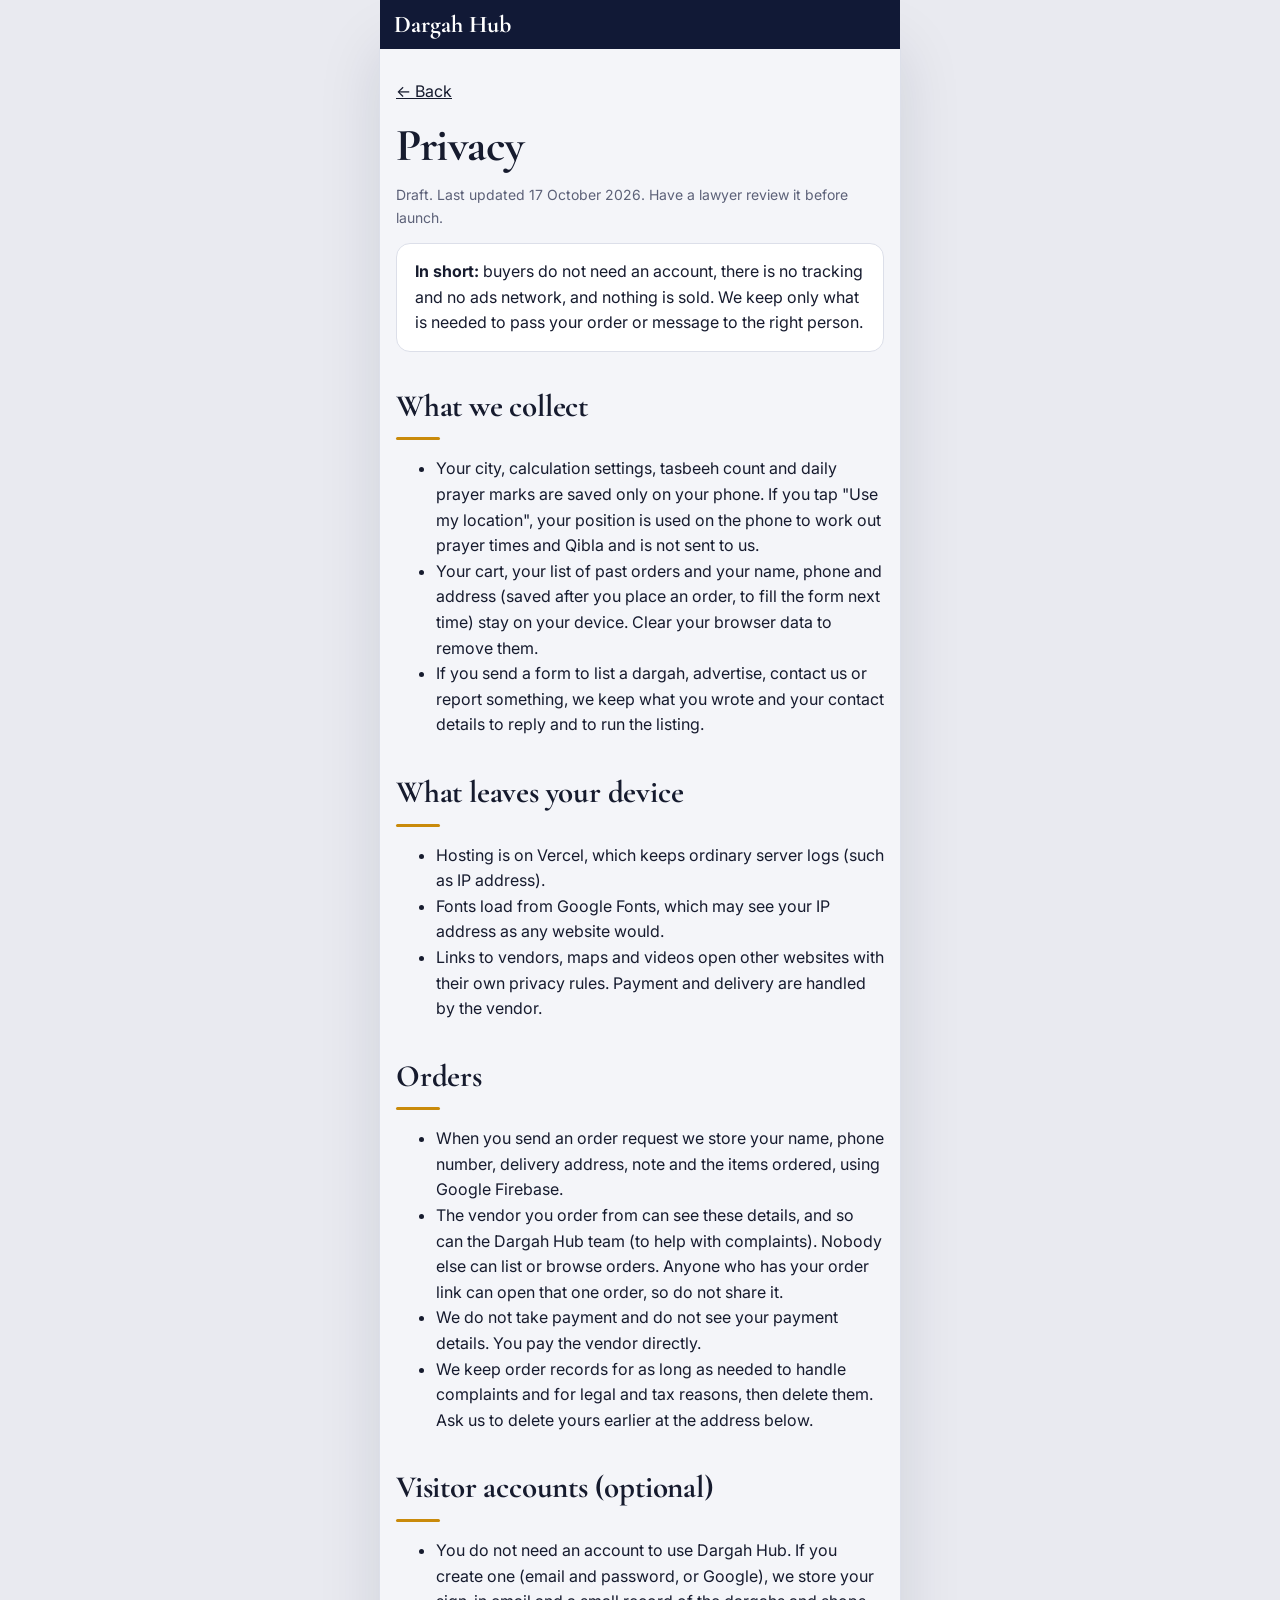
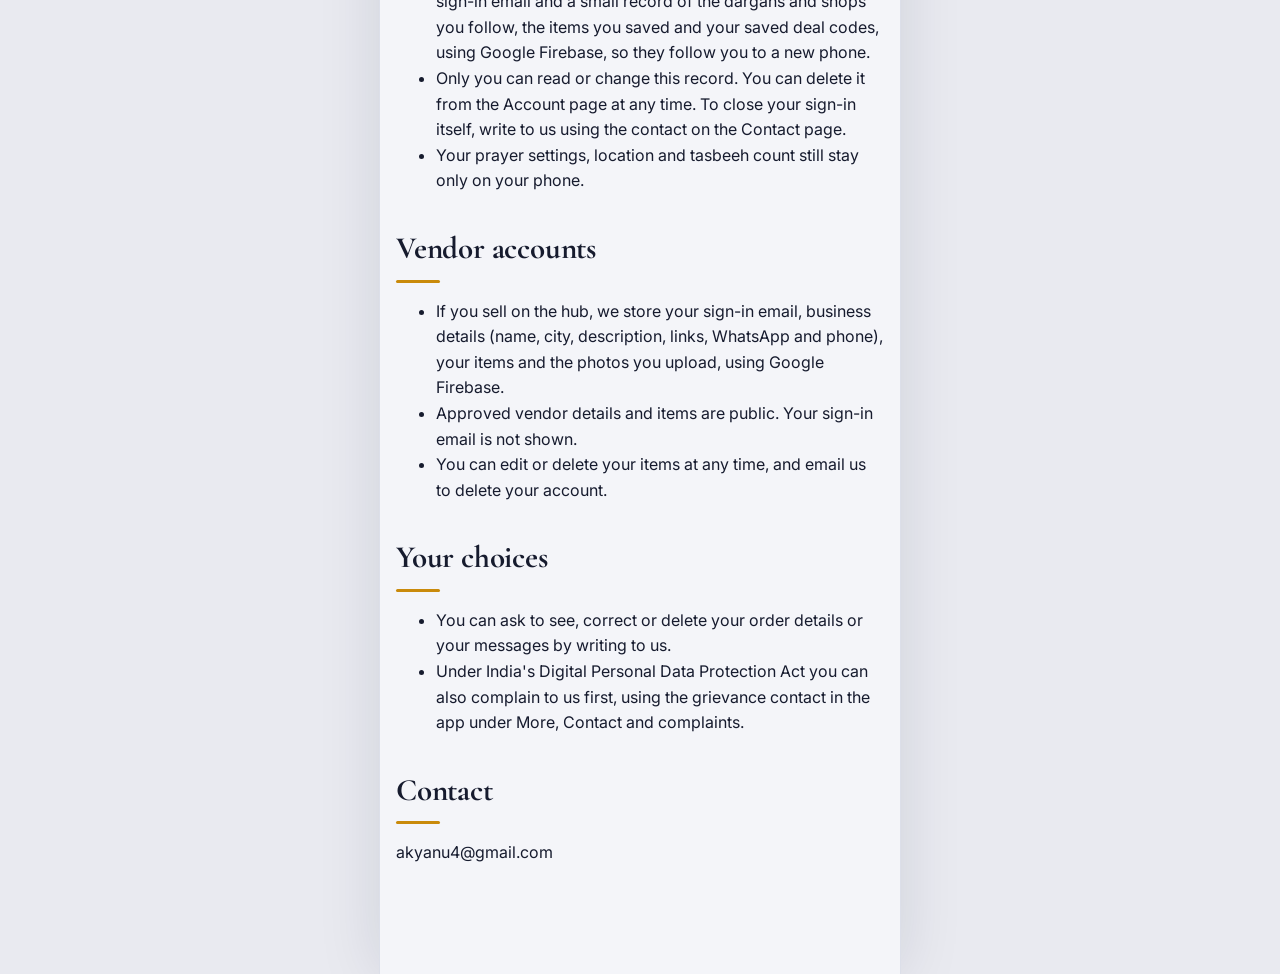
<file: privacy.html>
<!doctype html><html lang="en"><head><meta charset="utf-8"><meta name="viewport" content="width=device-width, initial-scale=1"><title>Privacy · Dargah Hub</title><link href="https://fonts.googleapis.com/css2?family=Cormorant+Garamond:wght@600;700&family=Inter:wght@400;500;600&display=swap" rel="stylesheet"><link rel="stylesheet" href="css/app.css"></head><body><header class="bar"><a href="./" style="color:#fff;text-decoration:none" class="ttl">Dargah Hub</a></header><main><p><a href="./">← Back</a></p><h1>Privacy</h1><p class="muted">Draft. Last updated 17 October 2026. Have a lawyer review it before launch.</p>
<div class="box"><b>In short:</b> buyers do not need an account, there is no tracking and no ads network, and nothing is sold. We keep only what is needed to pass your order or message to the right person.</div>
<h2>What we collect</h2><ul><li>Your city, calculation settings, tasbeeh count and daily prayer marks are saved only on your phone. If you tap "Use my location", your position is used on the phone to work out prayer times and Qibla and is not sent to us.</li><li>Your cart, your list of past orders and your name, phone and address (saved after you place an order, to fill the form next time) stay on your device. Clear your browser data to remove them.</li><li>If you send a form to list a dargah, advertise, contact us or report something, we keep what you wrote and your contact details to reply and to run the listing.</li></ul>
<h2>What leaves your device</h2><ul><li>Hosting is on Vercel, which keeps ordinary server logs (such as IP address).</li><li>Fonts load from Google Fonts, which may see your IP address as any website would.</li><li>Links to vendors, maps and videos open other websites with their own privacy rules. Payment and delivery are handled by the vendor.</li></ul>
<h2>Orders</h2><ul><li>When you send an order request we store your name, phone number, delivery address, note and the items ordered, using Google Firebase.</li><li>The vendor you order from can see these details, and so can the Dargah Hub team (to help with complaints). Nobody else can list or browse orders. Anyone who has your order link can open that one order, so do not share it.</li><li>We do not take payment and do not see your payment details. You pay the vendor directly.</li><li>We keep order records for as long as needed to handle complaints and for legal and tax reasons, then delete them. Ask us to delete yours earlier at the address below.</li></ul>
<h2>Visitor accounts (optional)</h2><ul><li>You do not need an account to use Dargah Hub. If you create one (email and password, or Google), we store your sign-in email and a small record of the dargahs and shops you follow, the items you saved and your saved deal codes, using Google Firebase, so they follow you to a new phone.</li><li>Only you can read or change this record. You can delete it from the Account page at any time. To close your sign-in itself, write to us using the contact on the Contact page.</li><li>Your prayer settings, location and tasbeeh count still stay only on your phone.</li></ul><h2>Vendor accounts</h2><ul><li>If you sell on the hub, we store your sign-in email, business details (name, city, description, links, WhatsApp and phone), your items and the photos you upload, using Google Firebase.</li><li>Approved vendor details and items are public. Your sign-in email is not shown.</li><li>You can edit or delete your items at any time, and email us to delete your account.</li></ul><h2>Your choices</h2><ul><li>You can ask to see, correct or delete your order details or your messages by writing to us.</li><li>Under India's Digital Personal Data Protection Act you can also complain to us first, using the grievance contact in the app under More, Contact and complaints.</li></ul><h2>Contact</h2><p>akyanu4@gmail.com</p></main></body></html>
</file>
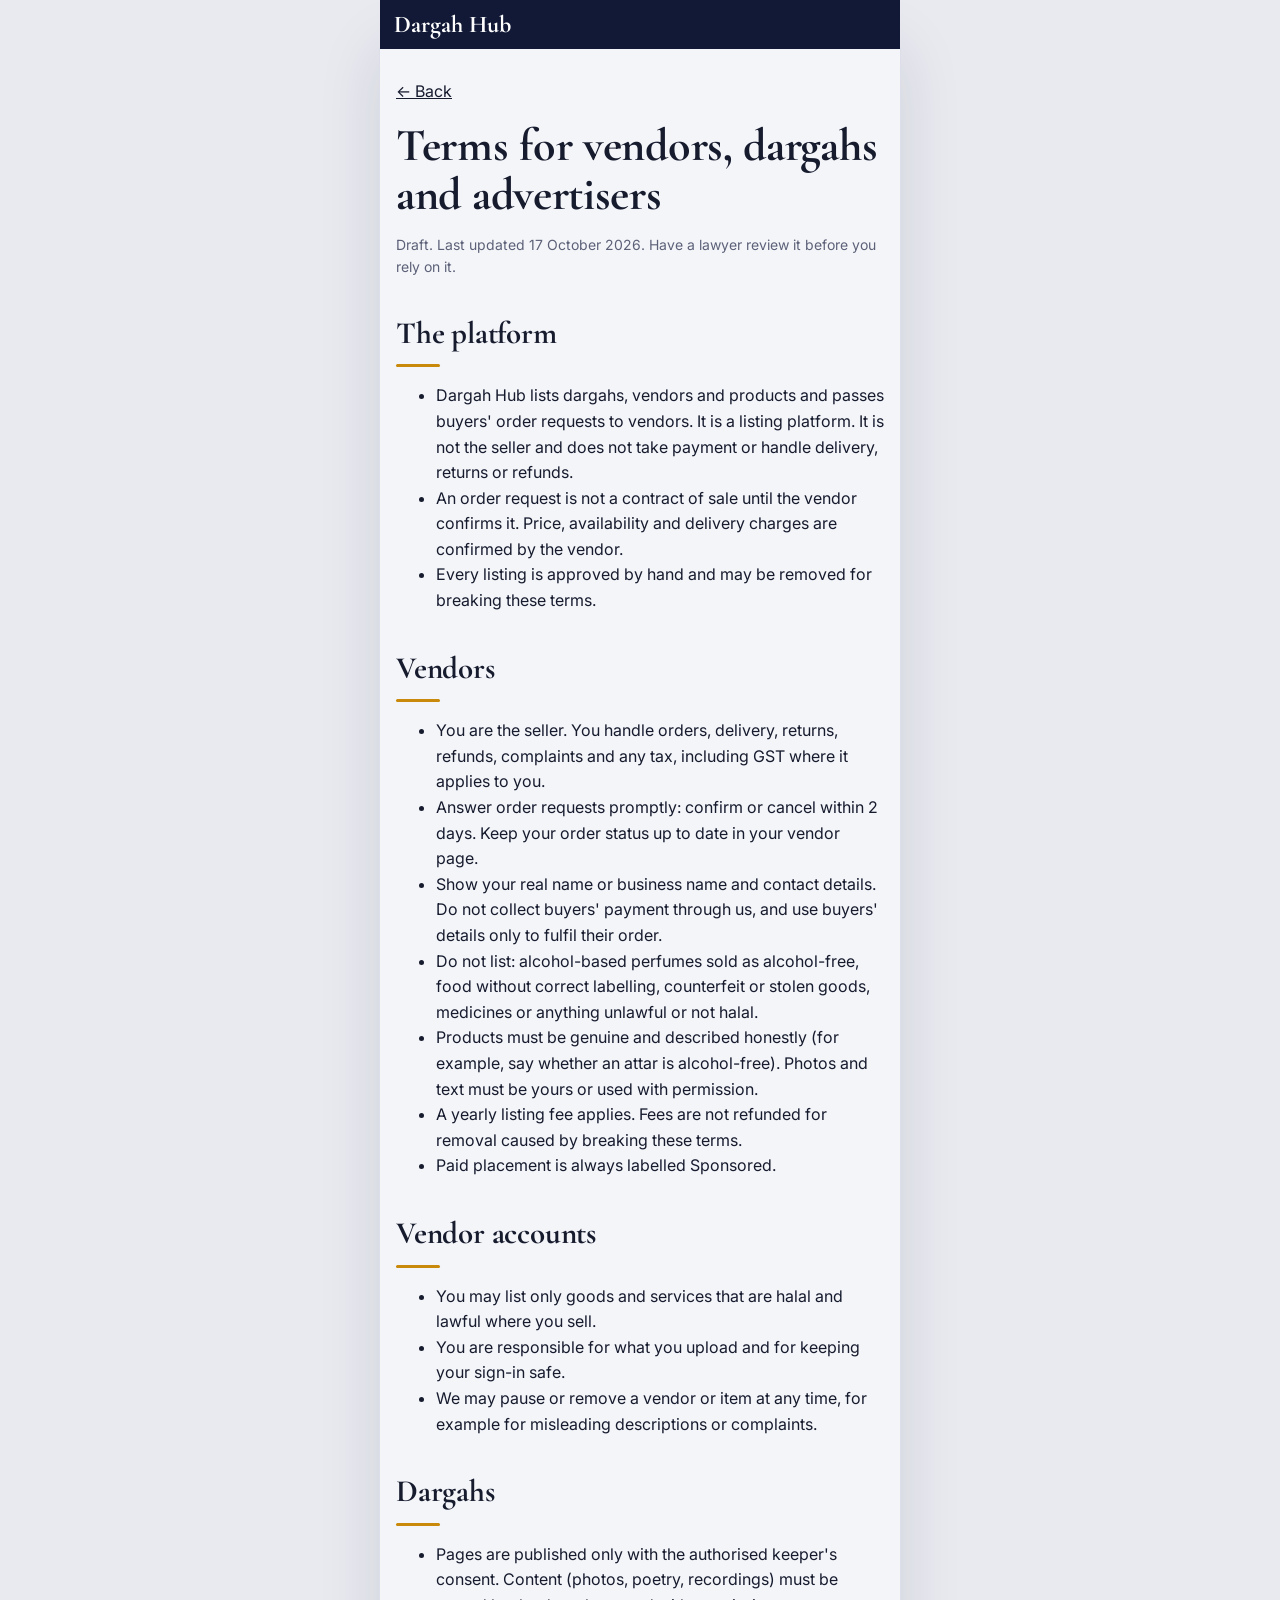
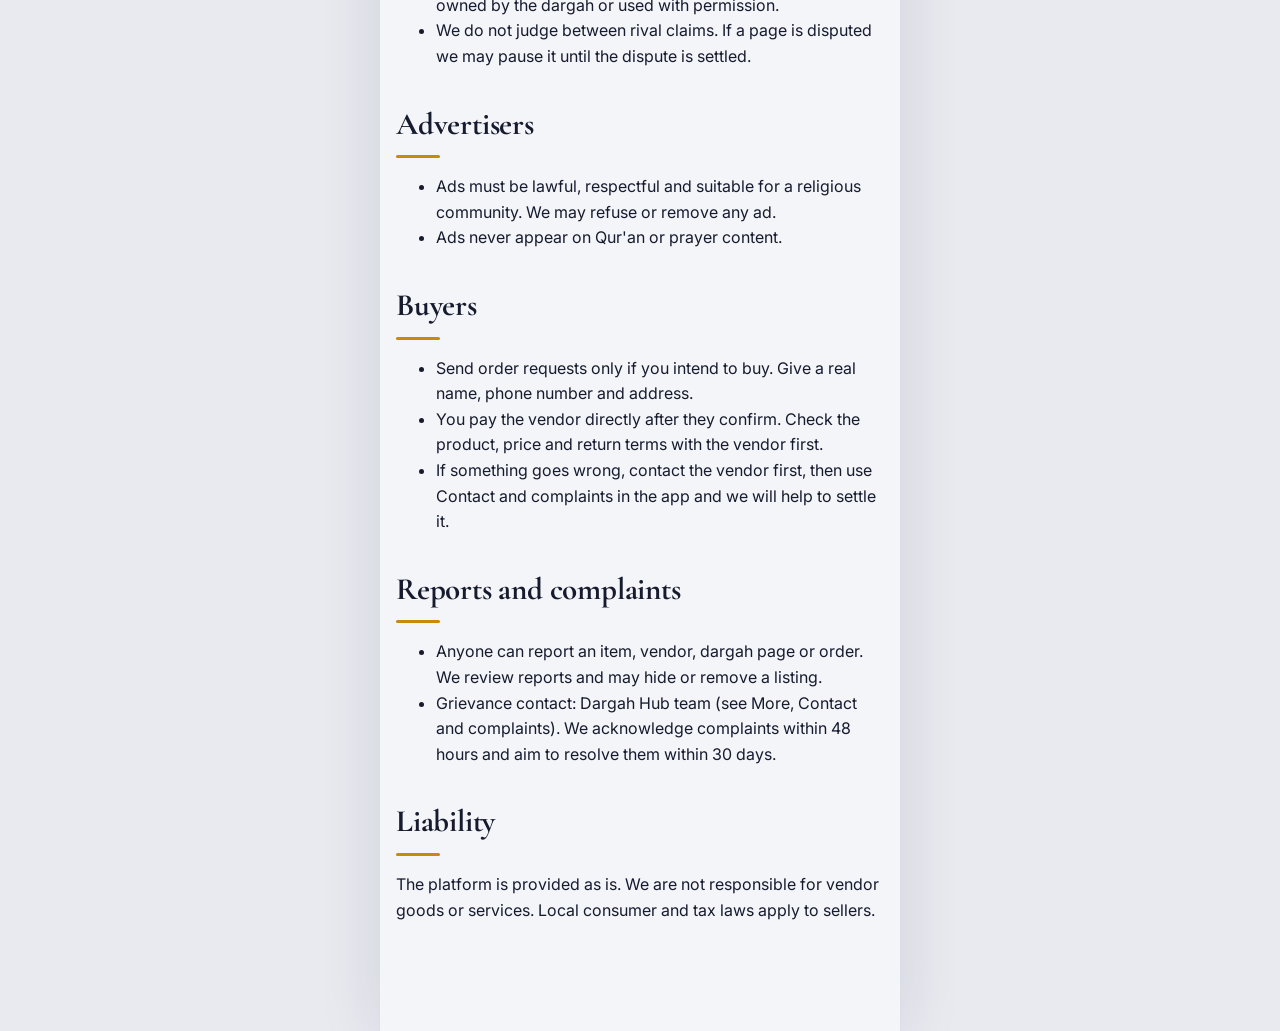
<file: terms.html>
<!doctype html><html lang="en"><head><meta charset="utf-8"><meta name="viewport" content="width=device-width, initial-scale=1"><title>Terms · Dargah Hub</title><link href="https://fonts.googleapis.com/css2?family=Cormorant+Garamond:wght@600;700&family=Inter:wght@400;500;600&display=swap" rel="stylesheet"><link rel="stylesheet" href="css/app.css"></head><body><header class="bar"><a href="./" style="color:#fff;text-decoration:none" class="ttl">Dargah Hub</a></header><main><p><a href="./">← Back</a></p><h1>Terms for vendors, dargahs and advertisers</h1><p class="muted">Draft. Last updated 17 October 2026. Have a lawyer review it before you rely on it.</p>
<h2>The platform</h2><ul><li>Dargah Hub lists dargahs, vendors and products and passes buyers' order requests to vendors. It is a listing platform. It is not the seller and does not take payment or handle delivery, returns or refunds.</li><li>An order request is not a contract of sale until the vendor confirms it. Price, availability and delivery charges are confirmed by the vendor.</li><li>Every listing is approved by hand and may be removed for breaking these terms.</li></ul>
<h2>Vendors</h2><ul><li>You are the seller. You handle orders, delivery, returns, refunds, complaints and any tax, including GST where it applies to you.</li><li>Answer order requests promptly: confirm or cancel within 2 days. Keep your order status up to date in your vendor page.</li><li>Show your real name or business name and contact details. Do not collect buyers' payment through us, and use buyers' details only to fulfil their order.</li><li>Do not list: alcohol-based perfumes sold as alcohol-free, food without correct labelling, counterfeit or stolen goods, medicines or anything unlawful or not halal.</li><li>Products must be genuine and described honestly (for example, say whether an attar is alcohol-free). Photos and text must be yours or used with permission.</li><li>A yearly listing fee applies. Fees are not refunded for removal caused by breaking these terms.</li><li>Paid placement is always labelled Sponsored.</li></ul>
<h2>Vendor accounts</h2><ul><li>You may list only goods and services that are halal and lawful where you sell.</li><li>You are responsible for what you upload and for keeping your sign-in safe.</li><li>We may pause or remove a vendor or item at any time, for example for misleading descriptions or complaints.</li></ul><h2>Dargahs</h2><ul><li>Pages are published only with the authorised keeper's consent. Content (photos, poetry, recordings) must be owned by the dargah or used with permission.</li><li>We do not judge between rival claims. If a page is disputed we may pause it until the dispute is settled.</li></ul>
<h2>Advertisers</h2><ul><li>Ads must be lawful, respectful and suitable for a religious community. We may refuse or remove any ad.</li><li>Ads never appear on Qur'an or prayer content.</li></ul>
<h2>Buyers</h2><ul><li>Send order requests only if you intend to buy. Give a real name, phone number and address.</li><li>You pay the vendor directly after they confirm. Check the product, price and return terms with the vendor first.</li><li>If something goes wrong, contact the vendor first, then use Contact and complaints in the app and we will help to settle it.</li></ul>
<h2>Reports and complaints</h2><ul><li>Anyone can report an item, vendor, dargah page or order. We review reports and may hide or remove a listing.</li><li>Grievance contact: Dargah Hub team (see More, Contact and complaints). We acknowledge complaints within 48 hours and aim to resolve them within 30 days.</li></ul>
<h2>Liability</h2><p>The platform is provided as is. We are not responsible for vendor goods or services. Local consumer and tax laws apply to sellers.</p></main></body></html>
</file>
<file: css/app.css>
:root{--ink:#161b2e;--bg:#f4f5f9;--panel:#fff;--night:#111936;--amber:#c98a0b;--amber-d:#a87108;--sage:#2f6f5f;--line:#dcdfe9;--muted:#5c6178;--r:14px}
@media (prefers-color-scheme:dark){:root:not([data-mode=light]){--ink:#eceef6;--bg:#0c1126;--panel:#141b38;--night:#0a0f22;--line:#262f55;--muted:#a3abc9;--amber:#e0a62a;--amber-d:#e9b84a}}
:root[data-mode=dark]{--ink:#eceef6;--bg:#0c1126;--panel:#141b38;--night:#0a0f22;--line:#262f55;--muted:#a3abc9;--amber:#e0a62a;--amber-d:#e9b84a}
.seg{display:flex;gap:8px;margin-top:8px}.seg button{flex:1;padding:10px 6px;border-radius:10px;border:1px solid var(--line);background:var(--panel);color:var(--ink);font:600 15px/1.2 inherit;font-family:inherit;cursor:pointer}.seg button.on{background:var(--night);color:#fff;border-color:var(--night)}
*{box-sizing:border-box}html{-webkit-text-size-adjust:100%}
body{margin:0;-webkit-tap-highlight-color:transparent;overscroll-behavior-y:none;background:var(--bg);color:var(--ink);font:16px/1.6 Inter,system-ui,-apple-system,"Segoe UI",Roboto,sans-serif}
h1,h2,h3,.brand,.price{font-family:"Cormorant Garamond",Georgia,"Times New Roman",serif}
a{color:inherit}a:focus-visible,button:focus-visible{outline:3px solid var(--amber);outline-offset:2px}
main{max-width:520px;margin:0 auto;padding:14px 16px calc(92px + env(safe-area-inset-bottom));min-height:100vh}
h1{font-size:clamp(32px,7vw,46px);line-height:1.08;margin:6px 0 8px;font-weight:700;letter-spacing:-.3px}h2{font-size:clamp(25px,5vw,31px);margin:40px 0 12px;font-weight:700;letter-spacing:-.2px}
h2:after{content:"";display:block;width:44px;height:3px;background:var(--amber);margin-top:6px;border-radius:2px}
.muted{color:var(--muted);font-size:14px}
.hero{position:relative;overflow:hidden;border-radius:18px;padding:34px 24px 30px;color:#eef0fa;background:var(--night) url("data:image/svg+xml,%3Csvg xmlns='http://www.w3.org/2000/svg' width='64' height='64'%3E%3Cpath d='M32 6l7 12 13-4-4 13 12 7-12 7 4 13-13-4-7 12-7-12-13 4 4-13-12-7 12-7-4-13 13 4z' fill='none' stroke='%23c98a0b' stroke-opacity='.16'/%3E%3C/svg%3E");margin-bottom:10px}
.hero h1{font-size:clamp(36px,9vw,60px);max-width:12em;margin:0 0 12px;color:#fff}.hero p{margin:0 0 22px;max-width:32em;font-size:17px;color:#cfd4ea}
.hero .row{display:flex;gap:10px;flex-wrap:wrap}.hero .muted{color:#aeb5d6}
.btn{display:inline-block;text-align:center;border-radius:10px;padding:12px 22px;font-weight:600;text-decoration:none;border:1px solid var(--amber);font-size:15px;cursor:pointer;background:var(--amber);color:#fff;font-family:inherit}
.btn:hover{background:var(--amber-d)}.btn.ghost{background:transparent;color:var(--amber)}.hero .btn.ghost{color:#fff;border-color:#8f98c2}.btn.full{display:block;margin:12px 0}
.btn.dark{background:var(--night);border-color:var(--night);color:#fff}
.who{display:grid;grid-template-columns:repeat(auto-fit,minmax(200px,1fr));gap:14px}
.tile{display:block;text-decoration:none;border-radius:var(--r);padding:18px;background:var(--panel);border:1px solid var(--line);border-top:3px solid var(--amber)}
.tile b{display:block;font:700 22px/1.2 "Cormorant Garamond",Georgia,serif;margin:0 0 6px}.tile span{font-size:14.5px;color:var(--muted);display:block}.tile u{display:block;margin-top:10px;font-size:14px;font-weight:600;color:var(--amber-d);text-decoration:none}
.grid{display:grid;grid-template-columns:repeat(auto-fill,minmax(160px,1fr));gap:16px}
.card{display:block;text-decoration:none;background:var(--panel);border:1px solid var(--line);border-radius:var(--r);overflow:hidden}
.card .pad{padding:12px 14px 14px}.card b{display:block;font:700 18px/1.25 "Cormorant Garamond",Georgia,serif}
.price{display:block;font-weight:700;color:var(--amber-d);margin:2px 0;font-size:21px}
.art{position:relative;aspect-ratio:1/1;display:flex;align-items:flex-end;justify-content:center;overflow:hidden;background:#e8eaf3}
.art:before{content:"";position:absolute;left:18%;right:18%;top:12%;bottom:0;border-radius:999px 999px 0 0;background:var(--tone,#c9cde0);opacity:.9}
.art:after{content:"";position:absolute;left:28%;right:28%;top:24%;bottom:0;border-radius:999px 999px 0 0;border:1px solid rgba(255,255,255,.7);border-bottom:0}
.art span{position:relative;z-index:1;margin-bottom:12px;font:600 12px Inter,sans-serif;color:#2b3150;background:rgba(255,255,255,.85);border-radius:6px;padding:2px 8px}
.art img{position:absolute;inset:0;width:100%;height:100%;object-fit:cover}
.card.p{transition:box-shadow .15s}.card.p:hover{box-shadow:0 8px 24px rgba(17,25,54,.14)}
.dgl{display:grid;gap:12px}
.dg{display:flex;gap:16px;align-items:center;padding:16px}
.dot{width:48px;height:56px;border-radius:24px 24px 4px 4px;flex:none;display:flex;align-items:center;justify-content:center;color:#fff;font:700 24px "Cormorant Garamond",Georgia,serif;background:var(--night)}
.dg b{font-size:21px}.dg .muted{margin-top:1px}
.chips{display:flex;gap:8px;overflow-x:auto;padding:4px 2px 14px}.chip{flex:none;padding:7px 15px;border:1px solid var(--line);border-radius:20px;background:var(--panel);font-weight:500;font-size:14px;text-decoration:none}.chip.on{background:var(--night);color:#fff;border-color:var(--night)}
.tag{display:inline-block;font-size:12px;font-weight:600;padding:1px 9px;border-radius:6px;background:var(--line);color:var(--muted);margin:2px 5px 2px 0}.tag.v{background:var(--sage);color:#fff}
.ad{border:1px solid var(--line);border-left:4px solid var(--amber);border-radius:var(--r);padding:14px 16px;margin:18px 0;background:var(--panel)}
.ad b{font:700 21px "Cormorant Garamond",Georgia,serif}.ad .btn{margin-top:8px;padding:9px 16px;font-size:14px}
.box{background:var(--panel);border:1px solid var(--line);border-radius:var(--r);padding:15px 18px;margin:12px 0}.box ul{margin:6px 0;padding-left:20px}.box li{margin:4px 0}
.steps{display:grid;gap:12px;counter-reset:s}.steps div{display:flex;gap:14px;align-items:center}.steps div:before{counter-increment:s;content:counter(s);flex:none;width:32px;height:32px;border-radius:50%;border:1px solid var(--amber);color:var(--amber-d);display:flex;align-items:center;justify-content:center;font:700 18px "Cormorant Garamond",Georgia,serif}
.pcard{display:grid;gap:18px}@media(min-width:620px){.pcard{grid-template-columns:280px 1fr;align-items:start}}
table{width:100%;border-collapse:collapse;font-size:15px;background:var(--panel);border:1px solid var(--line);border-radius:var(--r);overflow:hidden}td,th{border-bottom:1px solid var(--line);padding:11px 14px;text-align:left}th{background:var(--night);color:#fff;font-weight:600}
@media (prefers-reduced-motion:reduce){*{transition:none!important}}

.bar{position:sticky;top:0;z-index:9;display:flex;align-items:center;gap:6px;padding:calc(10px + env(safe-area-inset-top)) 14px 10px;background:var(--night);color:#eef0fa}
.bar[hidden],.bk[hidden]{display:none}
.bk{background:none;border:0;color:#fff;font-size:32px;line-height:1;width:36px;height:36px;margin-left:-6px;cursor:pointer}
.ttlwrap{flex:1;display:flex;align-items:baseline;justify-content:space-between;gap:10px}.ttl{font:700 24px "Cormorant Garamond",Georgia,serif}.hj{font-size:12px;color:#aeb5d6}
.nav{position:fixed;left:0;right:0;bottom:0;z-index:10;display:flex;background:var(--panel);border-top:1px solid var(--line);padding:6px 4px calc(6px + env(safe-area-inset-bottom));box-shadow:0 -6px 20px rgba(17,25,54,.08)}
.nav a{flex:1;display:flex;flex-direction:column;align-items:center;gap:2px;padding:6px 2px;text-decoration:none;color:var(--muted);font-size:11.5px;font-weight:500;border-radius:12px}
.nav svg{width:24px;height:24px;fill:none;stroke:currentColor;stroke-width:1.8;stroke-linecap:round;stroke-linejoin:round}.nav a.on{color:var(--amber-d)}.nav a.on svg{stroke-width:2.2}
.nextcard{display:block;text-decoration:none;color:#fff;border-radius:20px;padding:18px 20px;margin:2px 0 14px;background:linear-gradient(140deg,#1b2658,var(--night));box-shadow:0 8px 22px rgba(17,25,54,.22)}
.nextcard .row2{display:flex;align-items:baseline;justify-content:space-between;margin:2px 0}.nextcard b{font:700 28px "Cormorant Garamond",Georgia,serif}.big{font:700 34px "Cormorant Garamond",Georgia,serif}.muted2{font-size:13px;color:#b9c0de}
.trow{display:grid;grid-template-columns:repeat(3,1fr);gap:10px}.tgrid{display:grid;grid-template-columns:repeat(2,1fr);gap:12px}
.ttile{display:flex;flex-direction:column;align-items:center;gap:8px;text-decoration:none;background:var(--panel);border:1px solid var(--line);border-radius:16px;padding:16px 8px;text-align:center;font-size:13.5px;font-weight:500}
.tgrid .ttile{flex-direction:row;justify-content:flex-start;gap:12px;padding:16px;font-size:15px;text-align:left}
.ttile i{width:44px;height:44px;border-radius:14px;background:var(--bg);display:flex;align-items:center;justify-content:center;color:var(--amber-d);flex:none}.ttile svg{width:24px;height:24px;fill:none;stroke:currentColor;stroke-width:1.8;stroke-linecap:round;stroke-linejoin:round}
.sech{display:flex;justify-content:space-between;align-items:baseline;margin-top:30px}.sech h2{margin:0}.sech a{font-size:14px;font-weight:600;color:var(--amber-d);text-decoration:none}
h2{margin-top:30px}.hscroll{display:flex;gap:12px;overflow-x:auto;margin:10px -16px 0;padding:2px 16px 8px;scroll-snap-type:x proximity}.hscroll .card{flex:none;width:150px;scroll-snap-align:start}
.plist{background:var(--panel);border:1px solid var(--line);border-radius:16px;overflow:hidden}.prow{display:flex;justify-content:space-between;align-items:center;width:100%;padding:15px 18px;border:0;border-bottom:1px solid var(--line);background:none;font:inherit;color:inherit;text-align:left}.prow:last-child{border-bottom:0}
.prow b{font-weight:600}.prow.now{background:var(--night);color:#fff}.tg{cursor:pointer}
.loc{display:flex;gap:8px;margin-top:6px;flex-wrap:wrap}select{font:inherit;padding:10px 12px;border-radius:10px;border:1px solid var(--line);background:var(--panel);color:var(--ink);flex:1;min-width:140px}
.fld{display:block;font-size:14px;margin-bottom:12px;font-weight:500}.fld select{display:block;width:100%;margin-top:4px}.btn.sm{padding:9px 14px;font-size:14px}.center{text-align:center}
.compass{position:relative;width:240px;height:240px;margin:18px auto}.ring{position:absolute;inset:0;border-radius:50%;border:2px solid var(--line);background:var(--panel);transition:transform .15s}.ring .n{position:absolute;top:8px;left:50%;transform:translateX(-50%);font-weight:700;color:var(--amber-d)}
.needle{position:absolute;left:50%;top:14px;width:0;height:212px;transform-origin:50% 106px;transition:transform .15s}.needle:before{content:"";position:absolute;left:-9px;top:0;border:9px solid transparent;border-bottom:70px solid var(--amber);border-top:0}
.kaaba{position:absolute;inset:0;display:flex;align-items:center;justify-content:center;font-size:36px}
.tbtn{display:flex;flex-direction:column;align-items:center;justify-content:center;width:230px;height:230px;border-radius:50%;margin:20px auto;border:0;background:var(--night);color:#fff;box-shadow:0 10px 30px rgba(17,25,54,.3);font:inherit;cursor:pointer;-webkit-user-select:none;user-select:none;touch-action:manipulation}
.tbtn:active{transform:scale(.97)}.tbtn span{font:700 68px "Cormorant Garamond",Georgia,serif}.tbtn small{color:#b9c0de}
.dua summary{font-weight:600;cursor:pointer}.dua .ar{font:28px/2 "Amiri","Noto Naskh Arabic",serif;margin:8px 0}.dua .tr{font-style:italic;color:var(--muted);margin-bottom:6px}
.week{display:flex;gap:8px;justify-content:space-between;margin:14px 2px}.week div{flex:1;text-align:center}.week i{display:block;height:34px;border-radius:8px;background:var(--amber)}.week small{color:var(--muted)}
.list{background:var(--panel);border:1px solid var(--line);border-radius:16px;overflow:hidden}.list a{display:flex;justify-content:space-between;align-items:center;padding:16px 18px;text-decoration:none;border-bottom:1px solid var(--line)}.list a:last-child{border-bottom:0}.list i{font-style:normal;color:var(--muted);font-size:20px}
.chips{display:flex;gap:8px;justify-content:center;padding:4px 2px 4px}

.dh{padding:0;display:flex;flex-direction:column;background:var(--night)}.dh .cover{width:100%;max-height:300px;object-fit:cover;object-position:center 20%;display:block}.dh .hb{padding:20px 22px 22px}.dh h1{font-size:clamp(28px,7vw,40px);margin:0 0 6px}.dh p{margin:0 0 8px}
.acts{display:grid;grid-template-columns:repeat(auto-fit,minmax(78px,1fr));gap:10px;margin:12px 0}.act{display:flex;flex-direction:column;align-items:center;gap:4px;padding:12px 6px;border:1px solid var(--line);border-radius:14px;background:var(--panel);color:var(--ink);text-decoration:none;font:500 13px Inter,sans-serif;cursor:pointer}.act i{font-style:normal;font-size:20px}
.facts{padding:4px 18px}.irow{display:flex;gap:14px;padding:11px 0;border-bottom:1px solid var(--line)}.irow:last-child{border-bottom:0}.irow span{flex:0 0 96px;color:var(--muted);font-size:14px}.irow div{flex:1;min-width:0;overflow-wrap:anywhere}.irow a{color:var(--amber-d);font-weight:600}
.gal{display:grid;grid-template-columns:repeat(auto-fill,minmax(130px,1fr));gap:8px}.gi img{width:100%;aspect-ratio:1;object-fit:cover;border-radius:12px;display:block;border:1px solid var(--line)}
.lbx{position:fixed;inset:0;z-index:50;background:rgba(8,12,30,.94);display:flex;flex-direction:column;align-items:center;justify-content:center;gap:10px;padding:20px;color:#fff;text-align:center}.lbx img{max-width:100%;max-height:78vh;border-radius:10px}

html{background:var(--page,var(--bg))}
@media (min-width:700px){
  body{background:var(--page,#e9eaf0)}
  .bar,.nav,main{width:520px;max-width:520px}
  .bar{margin:0 auto}
  .nav{left:50%;right:auto;transform:translateX(-50%);border-radius:18px 18px 0 0;border:1px solid var(--line);border-bottom:0}
  main{background:var(--bg);box-shadow:0 0 0 1px var(--line),0 0 60px rgba(17,25,54,.12);min-height:100vh}
  .lbx img{max-height:84vh}
}
.dh .cover{display:block;width:auto;max-width:100%;height:auto;max-height:340px;margin:0 auto;padding-top:18px;border-radius:0}

/* Colour themes. Pick one with ?theme=name (it is remembered). */
:root[data-theme=burgundy]{--ink:#2a1218;--bg:#fbf5f3;--panel:#fff;--night:#4a1020;--amber:#b9714f;--amber-d:#9a5636;--line:#ecd9d3;--muted:#7a5c60;--sage:#3f7d6e}
:root[data-theme=plum]{--ink:#241431;--bg:#f7f2fb;--panel:#fff;--night:#35194d;--amber:#e69a0b;--amber-d:#b97800;--line:#e3d6ef;--muted:#6d5a80;--sage:#2f6f5f}
:root[data-theme=clean]{--ink:#101714;--bg:#f6f8f7;--panel:#fff;--night:#0e1f19;--amber:#0e9a6a;--amber-d:#0b7a54;--line:#dde5e1;--muted:#56645d;--sage:#0e9a6a}
:root[data-theme=slate]{--ink:#14181f;--bg:#f3f5f7;--panel:#fff;--night:#1b2430;--amber:#1aa6a0;--amber-d:#12827d;--line:#dbe1e7;--muted:#5a6573;--sage:#1aa6a0}

.search{width:100%;padding:12px 14px;border-radius:12px;border:1px solid var(--line);background:var(--panel);color:var(--ink);font:inherit;margin:4px 0 10px}
.art span{max-width:90%;white-space:nowrap;overflow:hidden;text-overflow:ellipsis}

.note{margin:12px 0;padding:12px 14px;border-radius:12px;font-size:14px}.note.err{background:#fde8e8;color:#8a1c1c}.note.ok{background:#e3f4ea;color:#14573a}
.fld input,.fld textarea{display:block;width:100%;margin-top:4px;padding:11px 12px;border-radius:10px;border:1px solid var(--line);background:var(--panel);color:var(--ink);font:inherit}.fld input[type=file]{padding:8px}.fld small{display:block;margin-top:4px}
.rd{display:flex;gap:10px;align-items:flex-start;margin:8px 0;font-weight:400}.rd input{width:auto;margin-top:4px}
.who2{display:flex;justify-content:space-between;align-items:center;gap:10px;margin-bottom:8px}.mi{display:flex;gap:12px;background:var(--panel);border:1px solid var(--line);border-radius:14px;padding:10px;margin:10px 0}.mt{width:74px;height:74px;border-radius:10px;background:var(--bg);flex:none;overflow:hidden;display:flex;align-items:center;justify-content:center;font-size:12px;color:var(--muted)}.mt img{width:100%;height:100%;object-fit:cover}.mb{flex:1;min-width:0}.mr{display:flex;gap:8px;margin-top:8px;flex-wrap:wrap}.pv{width:120px;height:120px;object-fit:cover;border-radius:10px;display:block;margin:6px 0}
.art img{position:absolute;inset:0;width:100%;height:100%;object-fit:cover}

.art.ph:before,.art.ph:after{display:none}

/* cart, orders, tabs, forms */
.cartb{position:relative;display:flex;align-items:center;justify-content:center;width:40px;height:40px;color:#fff;text-decoration:none;flex:none}
.cartb svg{width:24px;height:24px;fill:none;stroke:currentColor;stroke-width:1.8;stroke-linecap:round;stroke-linejoin:round}
.cartb span{position:absolute;top:2px;right:0;min-width:18px;height:18px;padding:0 5px;border-radius:9px;background:var(--amber);color:#fff;font:700 11px/18px Inter,sans-serif;text-align:center}.cartb span[hidden]{display:none}
.cl{display:flex;gap:12px;justify-content:space-between;align-items:flex-start;padding:10px 0;border-bottom:1px solid var(--line)}.cl:last-child{border-bottom:0}.cl .cb{flex:1;min-width:0}.cl .ct{font-weight:600;white-space:nowrap}.cl.tot{border-top:2px solid var(--line);border-bottom:0;margin-top:4px}
.qty{display:flex;align-items:center;gap:8px;margin-top:6px}.qty button{min-width:36px;height:36px;border-radius:10px;border:1px solid var(--line);background:var(--panel);color:var(--ink);font:600 18px/1 Inter,sans-serif;cursor:pointer}.qty span{min-width:22px;text-align:center;font-weight:600}.qty .lnk{border:0;background:none;font:500 14px Inter,sans-serif;color:var(--amber-d);text-decoration:underline;margin-left:6px;min-width:0;padding:0 4px}
.tabs{display:flex;gap:6px;margin:14px 0;border-bottom:1px solid var(--line)}.tabs button{flex:1;padding:12px 8px;border:0;border-bottom:3px solid transparent;background:none;color:var(--muted);font:600 15px Inter,sans-serif;cursor:pointer}.tabs button.on{color:var(--ink);border-bottom-color:var(--amber)}
.cnt{display:inline-block;min-width:20px;padding:0 6px;border-radius:10px;background:var(--amber);color:#fff;font-size:12px;line-height:20px;text-align:center}
.oc.newo{border-left:4px solid var(--amber)}.mr{display:flex;gap:8px;flex-wrap:wrap;margin-top:10px}.mr .btn{margin:0}
.phs{display:flex;gap:10px;flex-wrap:wrap;margin:6px 0}.pvw{position:relative}.pvw .pv{width:84px;height:84px;object-fit:cover;border-radius:10px;border:1px solid var(--line);display:block}.pvw button{position:absolute;top:-8px;right:-8px;width:26px;height:26px;border-radius:50%;border:0;background:var(--night);color:#fff;font:700 16px/1 Inter,sans-serif;cursor:pointer}
.gal.th{margin-top:10px;grid-template-columns:repeat(3,1fr)}
select#rr,select#as{display:block;width:100%;margin-top:4px}
.btn[disabled]{opacity:.6;cursor:default}

.tabs{overflow-x:auto}.tabs button{white-space:nowrap;flex:1 0 auto;padding:12px 12px}
.errl{margin:8px 0;padding-left:18px;font-size:13px;color:#8a1c1c}.okl{color:#14573a;font-weight:600}
table.pv2{font-size:13px}table.pv2 td,table.pv2 th{padding:6px 8px}

.ev{display:flex;gap:12px;align-items:center;text-decoration:none;color:inherit}.evd{flex:none;width:54px;text-align:center;border-radius:12px;background:var(--night);color:#fff;padding:6px 0}.evd b{display:block;font-size:20px;line-height:1.1}.evd span{font-size:12px;text-transform:uppercase;letter-spacing:.04em}.nx{margin-top:4px}
.two{display:grid;grid-template-columns:1fr 1fr;gap:10px;margin:10px 0}.two .btn{width:100%}

.offer .otop{display:flex;justify-content:space-between;gap:8px;align-items:flex-start}.offer .otop b{font-size:16px}.offer .mr,.mr{display:flex;flex-wrap:wrap;gap:8px;margin-top:8px}

.codebox{margin-top:10px;padding:12px;border:2px dashed var(--amber);border-radius:12px;text-align:center}.code{font:700 30px/1.2 'Inter',monospace;letter-spacing:.12em;margin:6px 0}.code.sm{font-size:22px;margin:4px 0}.claim .btn{margin-top:10px}
</file>
